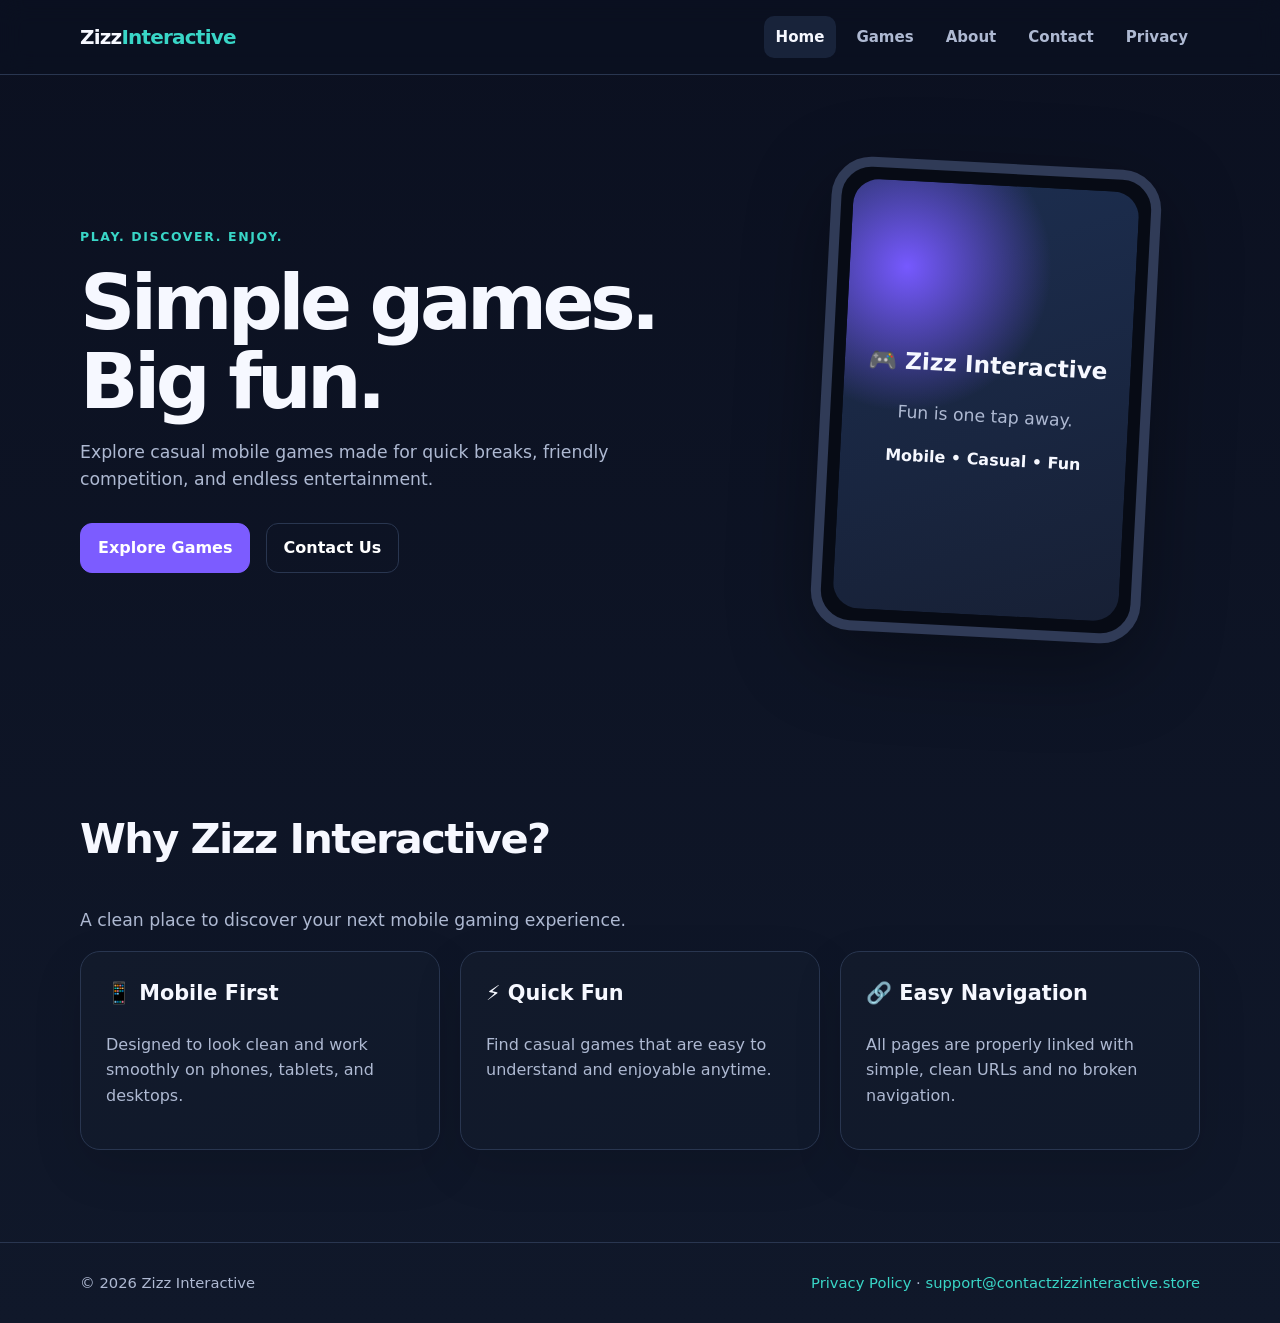
<file: index.html>
<!doctype html>
<html lang="en">

<head>
<meta charset="UTF-8">
<meta name="viewport" content="width=device-width,initial-scale=1.0">

<meta name="description" content="Zizz Interactive - Simple and fun mobile games">

<title>Zizz Interactive | Mobile Games</title>

<link rel="stylesheet" href="styles.css">
</head>

<body>

<header class="nav">
<div class="container nav-inner">

<a class="logo" href="index.html">
Zizz<span>Interactive</span>
</a>

<nav class="links">
<a class="active" href="index.html">Home</a>
<a href="games.html">Games</a>
<a href="about.html">About</a>
<a href="contact.html">Contact</a>
<a href="privacy.html">Privacy</a>
</nav>

</div>
</header>


<main>

<section class="hero">

<div class="container hero-grid">

<div>

<div class="eyebrow">
Play. Discover. Enjoy.
</div>

<h1>
Simple games.<br>
Big fun.
</h1>

<p>
Explore casual mobile games made for quick breaks, friendly competition, and endless entertainment.
</p>

<a class="btn" href="games.html">
Explore Games
</a>

<a class="btn secondary" href="contact.html">
Contact Us
</a>

</div>


<div class="phone">

<div class="phone-screen">

<div>

<h2>🎮 Zizz Interactive</h2>

<p>
Fun is one tap away.
</p>

<strong>
Mobile • Casual • Fun
</strong>

</div>

</div>

</div>

</div>

</section>


<section class="section">

<div class="container">

<h2>
Why Zizz Interactive?
</h2>

<p class="lead">
A clean place to discover your next mobile gaming experience.
</p>


<div class="cards">

<article class="card">

<h3>
📱 Mobile First
</h3>

<p>
Designed to look clean and work smoothly on phones, tablets, and desktops.
</p>

</article>


<article class="card">

<h3>
⚡ Quick Fun
</h3>

<p>
Find casual games that are easy to understand and enjoyable anytime.
</p>

</article>


<article class="card">

<h3>
🔗 Easy Navigation
</h3>

<p>
All pages are properly linked with simple, clean URLs and no broken navigation.
</p>

</article>

</div>

</div>

</section>

</main>


<footer class="footer">

<div class="container footer-inner">

<span>
© 2026 Zizz Interactive
</span>

<span>

<a href="privacy.html">
Privacy Policy
</a>

·

<a href="mailto:support@contactzizzinteractive.store">
support@contactzizzinteractive.store
</a>

</span>

</div>

</footer>

</body>
</html>
</file>
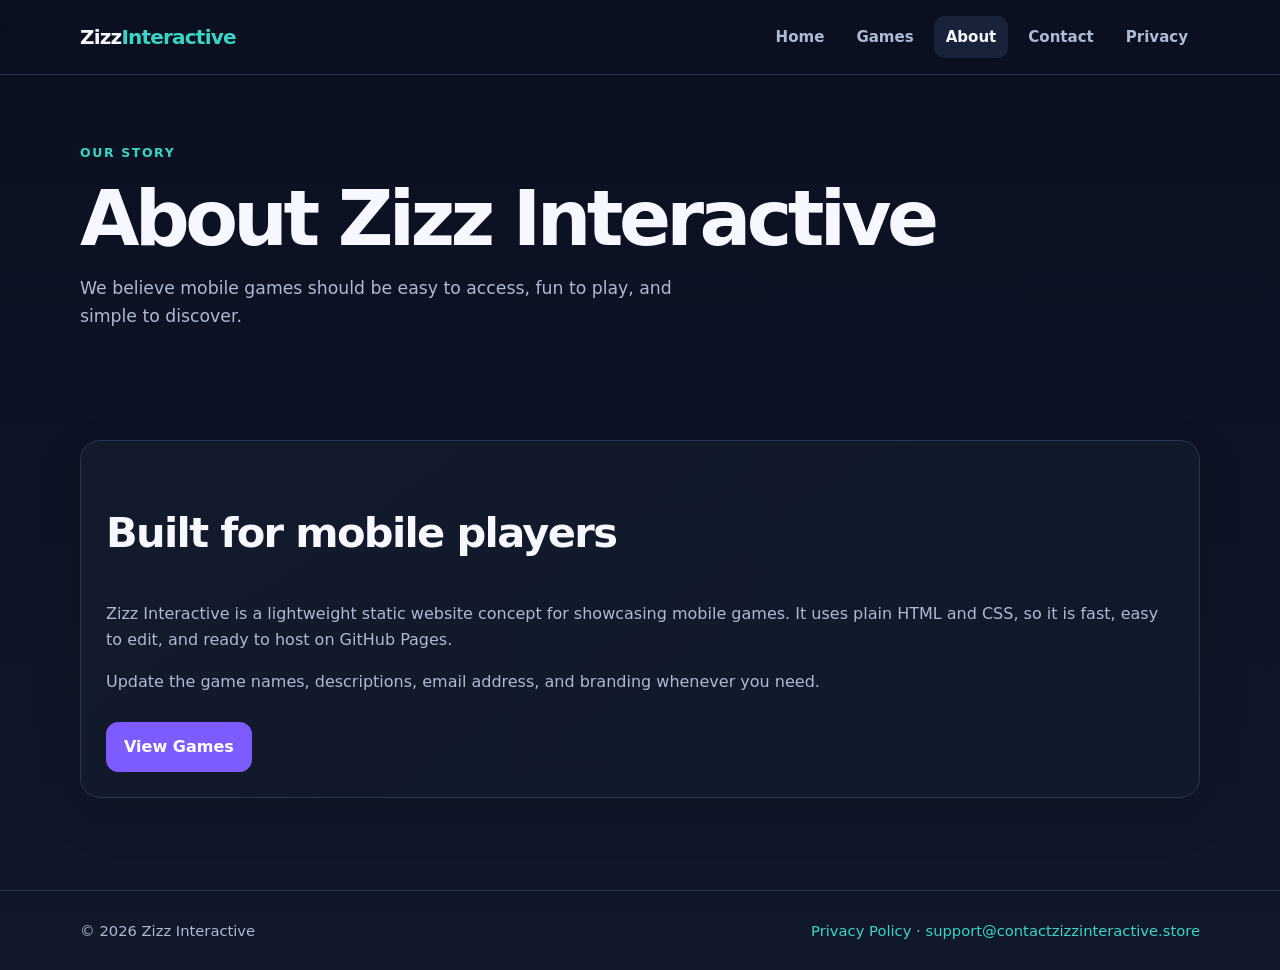
<file: about.html>
<!doctype html>
<html lang="en">
<head>
<meta charset="UTF-8">
<meta name="viewport" content="width=device-width,initial-scale=1.0">
<meta name="description" content="About Zizz Interactive">
<title>About | Zizz Interactive</title>
<link rel="stylesheet" href="styles.css">
</head>

<body>

<header class="nav">
<div class="container nav-inner">

<a class="logo" href="index.html">
Zizz<span>Interactive</span>
</a>

<nav class="links">
<a href="index.html">Home</a>
<a href="games.html">Games</a>
<a class="active" href="about.html">About</a>
<a href="contact.html">Contact</a>
<a href="privacy.html">Privacy</a>
</nav>

</div>
</header>

<main>

<section class="page-head">
<div class="container">

<div class="eyebrow">Our story</div>

<h1>About Zizz Interactive</h1>

<p class="lead">
We believe mobile games should be easy to access, fun to play, and simple to discover.
</p>

</div>
</section>

<section class="section">

<div class="container">

<div class="card">

<h2>Built for mobile players</h2>

<p>
Zizz Interactive is a lightweight static website concept for showcasing mobile games. It uses plain HTML and CSS, so it is fast, easy to edit, and ready to host on GitHub Pages.
</p>

<p>
Update the game names, descriptions, email address, and branding whenever you need.
</p>

<a class="btn" href="games.html">
View Games
</a>

</div>

</div>

</section>

</main>

<footer class="footer">

<div class="container footer-inner">

<span>© 2026 Zizz Interactive</span>

<span>
<a href="privacy.html">Privacy Policy</a> ·
<a href="mailto:support@contactzizzinteractive.store">
support@contactzizzinteractive.store
</a>
</span>

</div>

</footer>

</body>
</html>
</file>
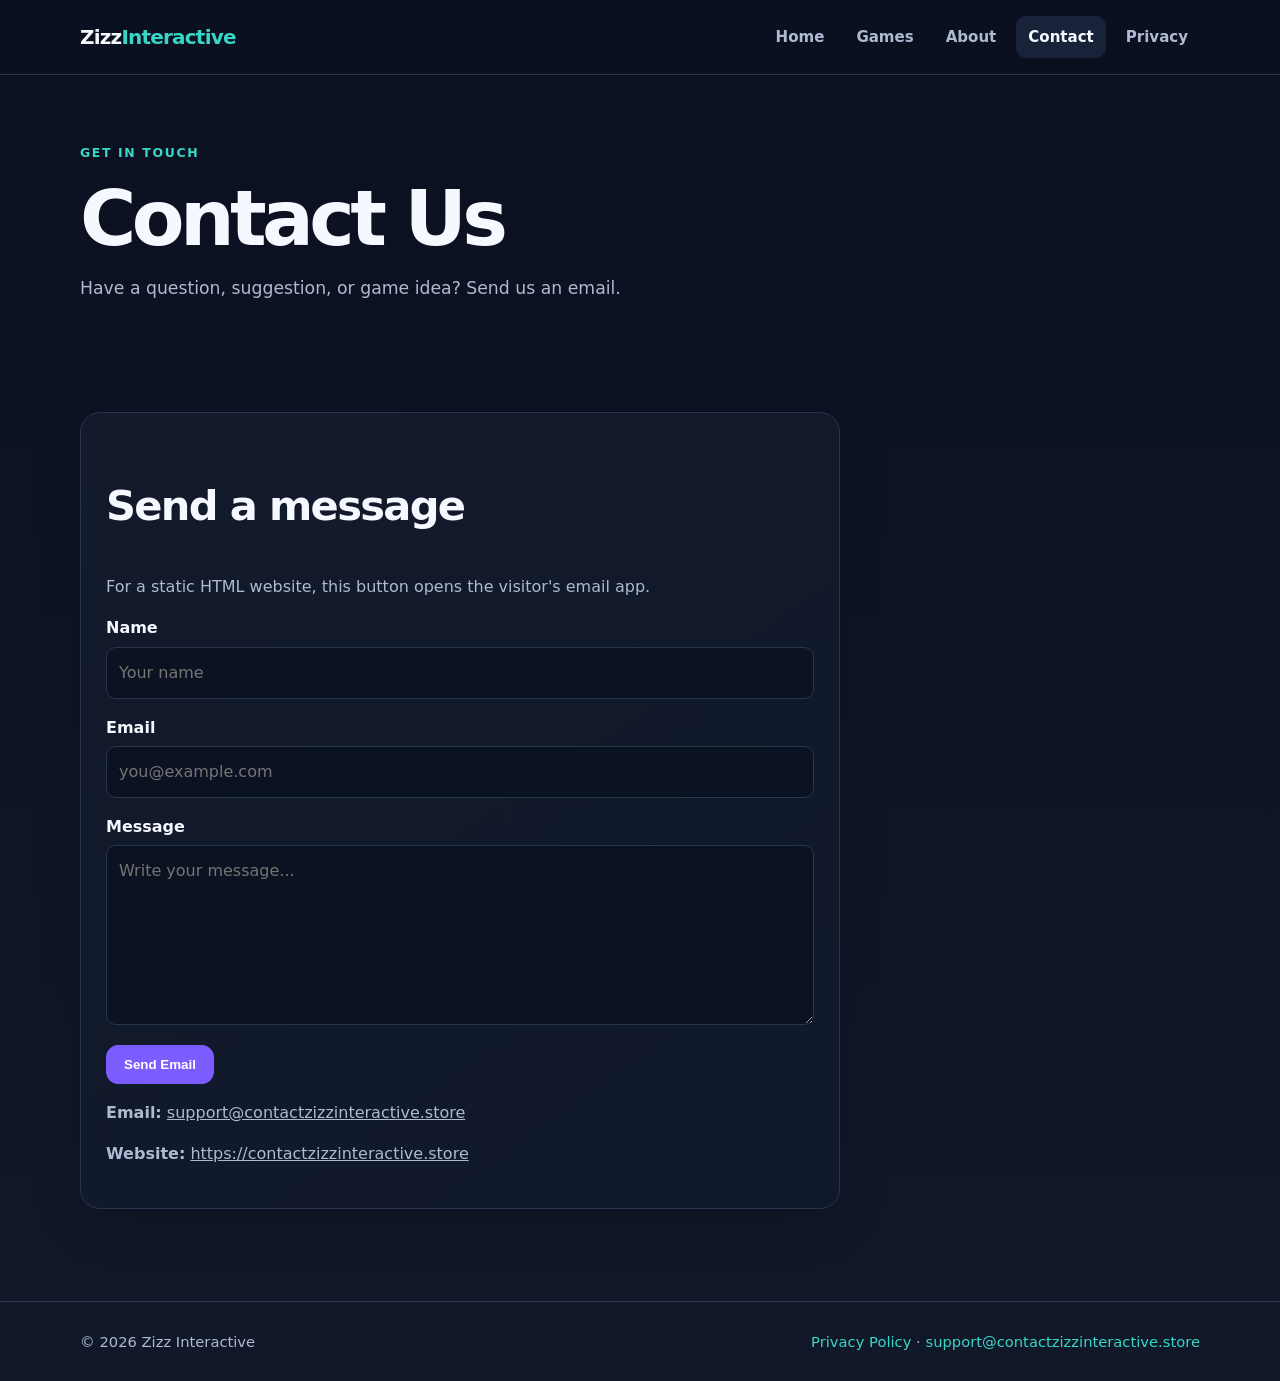
<file: contact.html>
<!doctype html>
<html lang="en">
<head>
<meta charset="UTF-8">
<meta name="viewport" content="width=device-width,initial-scale=1.0">
<meta name="description" content="Contact Zizz Interactive">
<title>Contact | Zizz Interactive</title>
<link rel="stylesheet" href="styles.css">
</head>

<body>

<header class="nav">
<div class="container nav-inner">

<a class="logo" href="index.html">
Zizz<span>Interactive</span>
</a>

<nav class="links">
<a href="index.html">Home</a>
<a href="games.html">Games</a>
<a href="about.html">About</a>
<a class="active" href="contact.html">Contact</a>
<a href="privacy.html">Privacy</a>
</nav>

</div>
</header>

<main>

<section class="page-head">
<div class="container">
<div class="eyebrow">Get in touch</div>
<h1>Contact Us</h1>
<p class="lead">Have a question, suggestion, or game idea? Send us an email.</p>
</div>
</section>

<section class="section">
<div class="container">

<div class="card form">

<h2>Send a message</h2>

<p>For a static HTML website, this button opens the visitor's email app.</p>

<form action="mailto:support@contactzizzinteractive.store" method="post" enctype="text/plain">

<label for="name">Name</label>
<input
id="name"
name="name"
required
placeholder="Your name"
>

<label for="email">Email</label>
<input
id="email"
type="email"
name="email"
required
placeholder="you@example.com"
>

<label for="message">Message</label>
<textarea
id="message"
name="message"
rows="6"
required
placeholder="Write your message..."
></textarea>

<button class="btn" type="submit">
Send Email
</button>

</form>

<p>
<strong>Email:</strong>
<a href="mailto:support@contactzizzinteractive.store">
support@contactzizzinteractive.store
</a>
</p>

<p>
<strong>Website:</strong>
<a href="https://contactzizzinteractive.store">
https://contactzizzinteractive.store
</a>
</p>

</div>
</div>
</section>

</main>

<footer class="footer">

<div class="container footer-inner">

<span>© 2026 Zizz Interactive</span>

<span>
<a href="privacy.html">Privacy Policy</a> ·
<a href="mailto:support@contactzizzinteractive.store">
support@contactzizzinteractive.store
</a>
</span>

</div>

</footer>

</body>
</html>
</file>
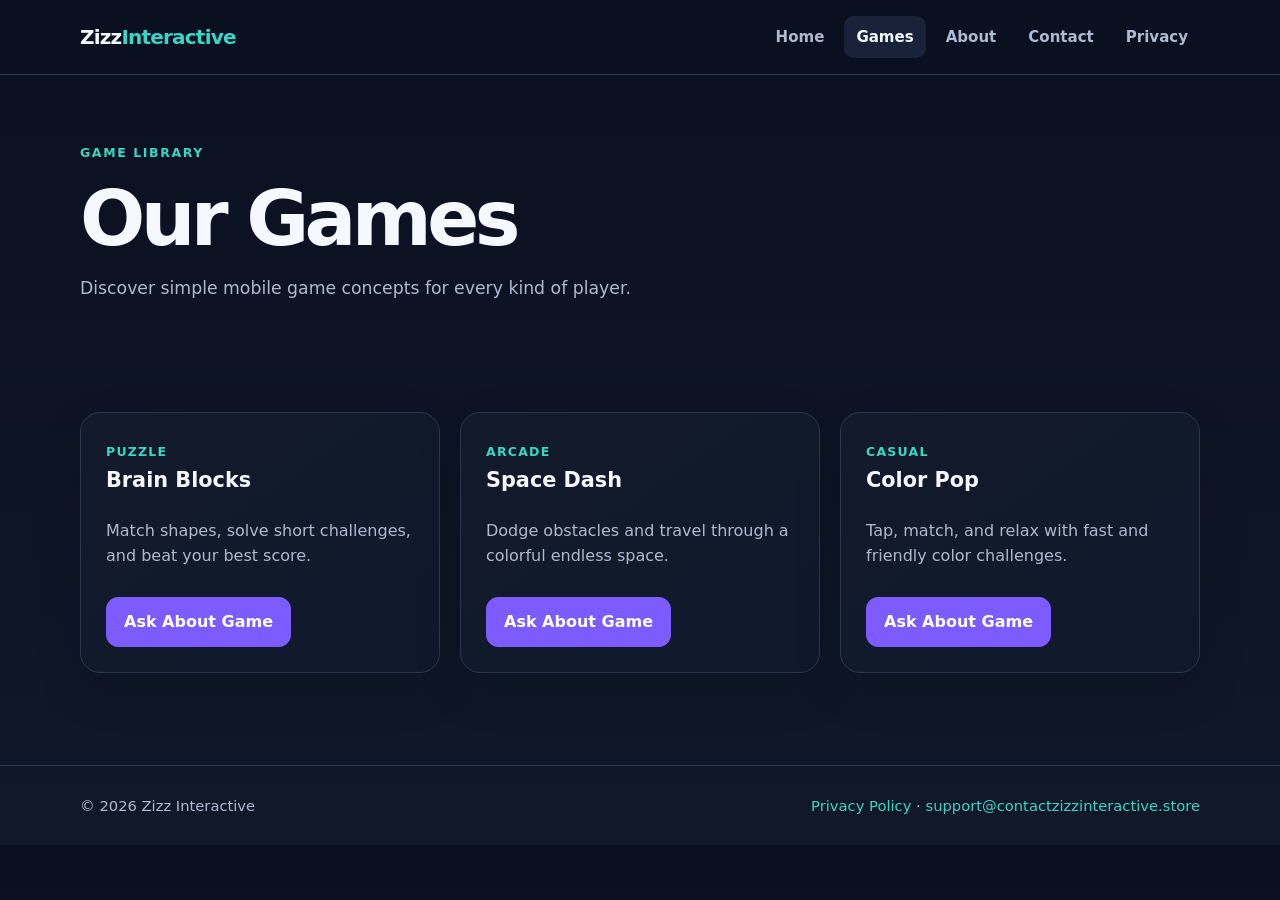
<file: games.html>
<!doctype html>
<html lang="en">
<head>
<meta charset="UTF-8">
<meta name="viewport" content="width=device-width,initial-scale=1.0">
<meta name="description" content="Zizz Interactive mobile games">
<title>Games | Zizz Interactive</title>
<link rel="stylesheet" href="styles.css">
</head>

<body>

<header class="nav">
<div class="container nav-inner">

<a class="logo" href="index.html">
Zizz<span>Interactive</span>
</a>

<nav class="links">
<a href="index.html">Home</a>
<a class="active" href="games.html">Games</a>
<a href="about.html">About</a>
<a href="contact.html">Contact</a>
<a href="privacy.html">Privacy</a>
</nav>

</div>
</header>

<main>

<section class="page-head">
<div class="container">

<div class="eyebrow">Game library</div>

<h1>Our Games</h1>

<p class="lead">
Discover simple mobile game concepts for every kind of player.
</p>

</div>
</section>

<section class="section">

<div class="container cards">

<article class="card">

<span class="tag">Puzzle</span>

<h3>Brain Blocks</h3>

<p>
Match shapes, solve short challenges, and beat your best score.
</p>

<a class="btn" href="contact.html">
Ask About Game
</a>

</article>

<article class="card">

<span class="tag">Arcade</span>

<h3>Space Dash</h3>

<p>
Dodge obstacles and travel through a colorful endless space.
</p>

<a class="btn" href="contact.html">
Ask About Game
</a>

</article>

<article class="card">

<span class="tag">Casual</span>

<h3>Color Pop</h3>

<p>
Tap, match, and relax with fast and friendly color challenges.
</p>

<a class="btn" href="contact.html">
Ask About Game
</a>

</article>

</div>

</section>

</main>

<footer class="footer">

<div class="container footer-inner">

<span>© 2026 Zizz Interactive</span>

<span>
<a href="privacy.html">Privacy Policy</a> ·
<a href="mailto:support@contactzizzinteractive.store">
support@contactzizzinteractive.store
</a>
</span>

</div>

</footer>

</body>
</html>
</file>
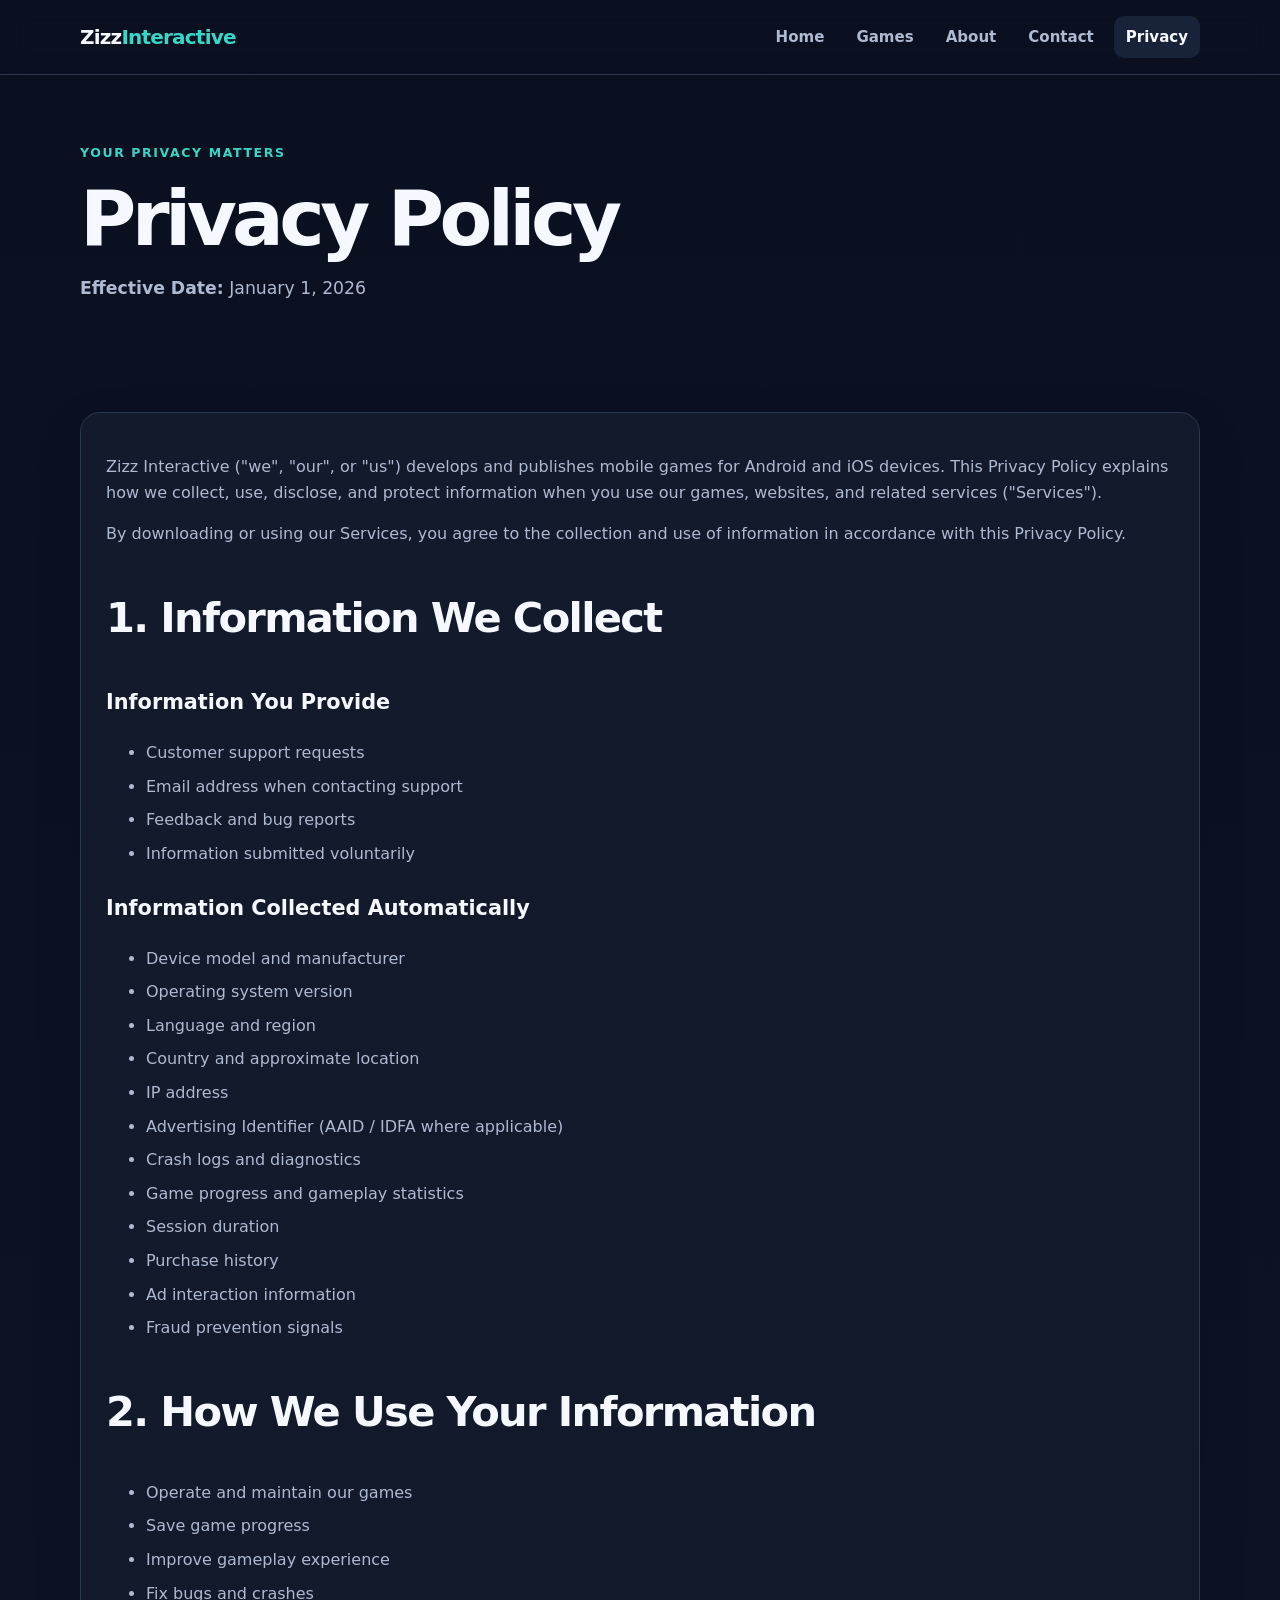
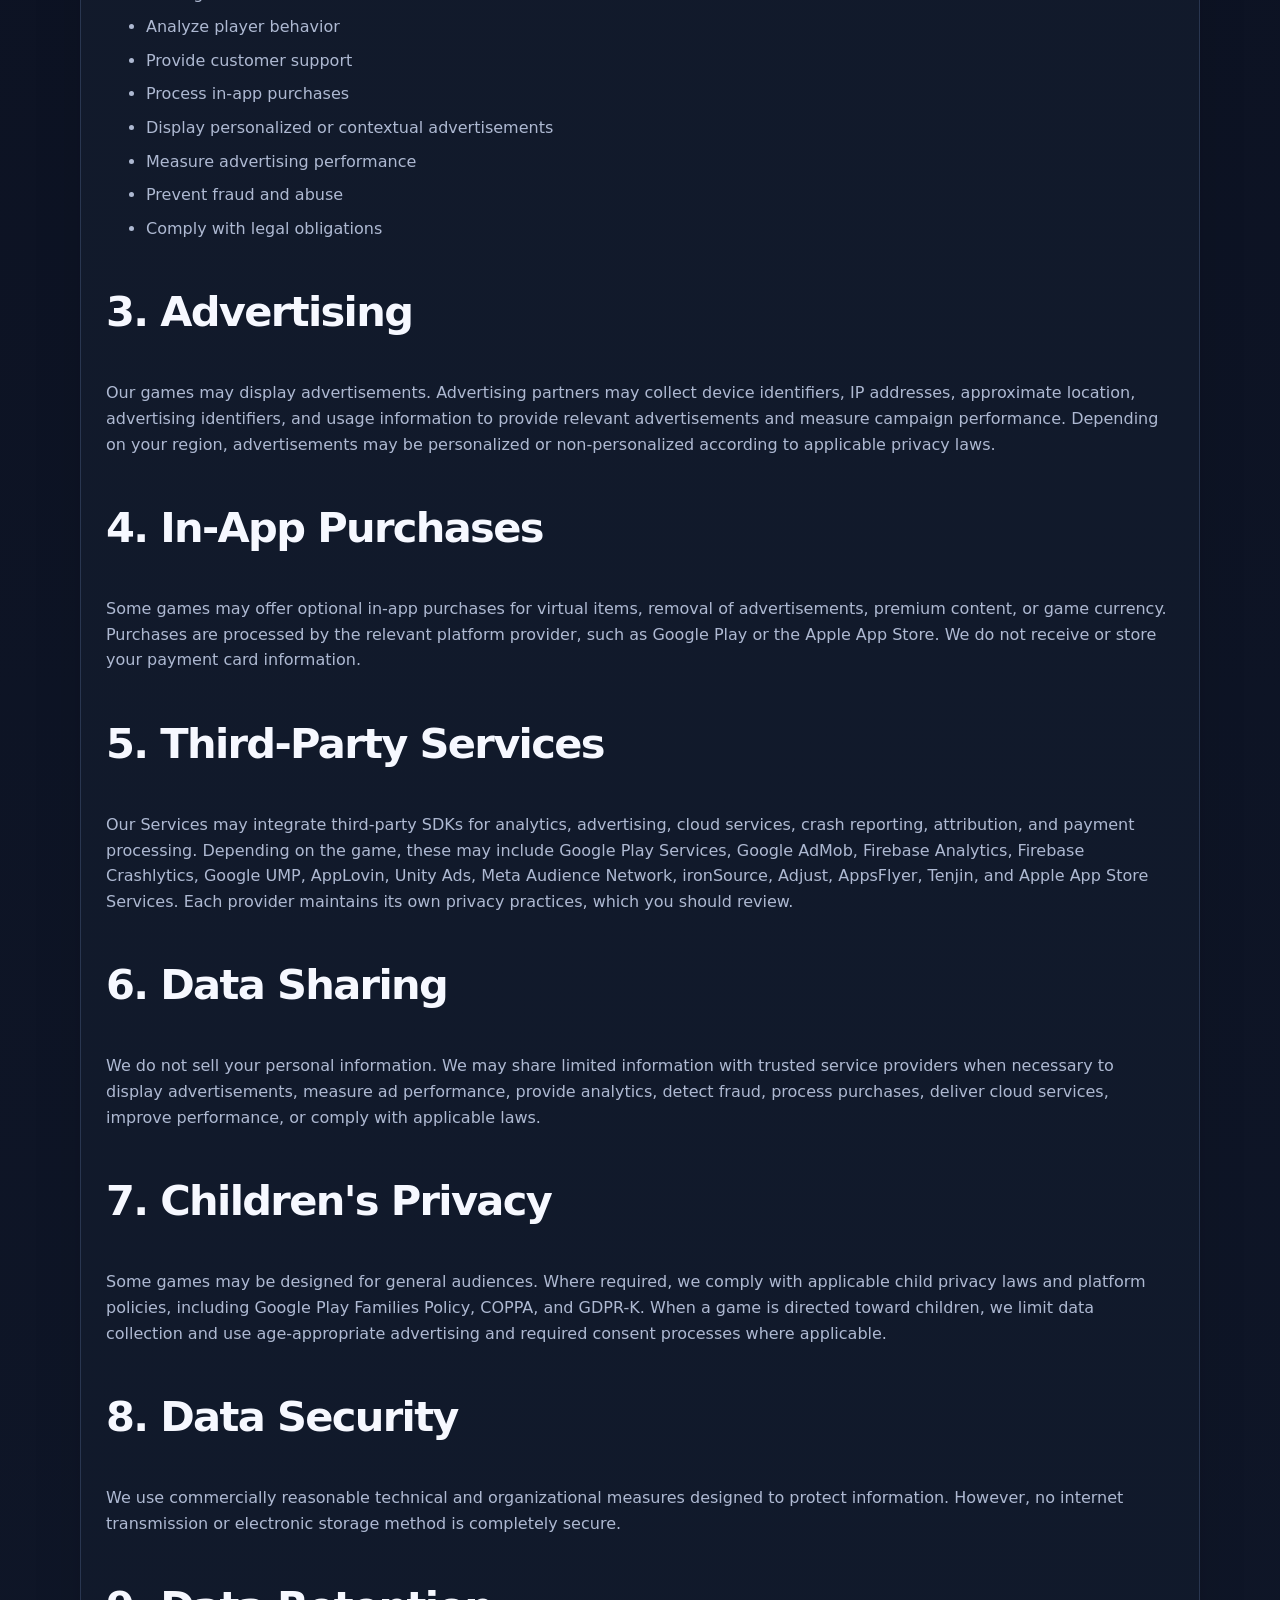
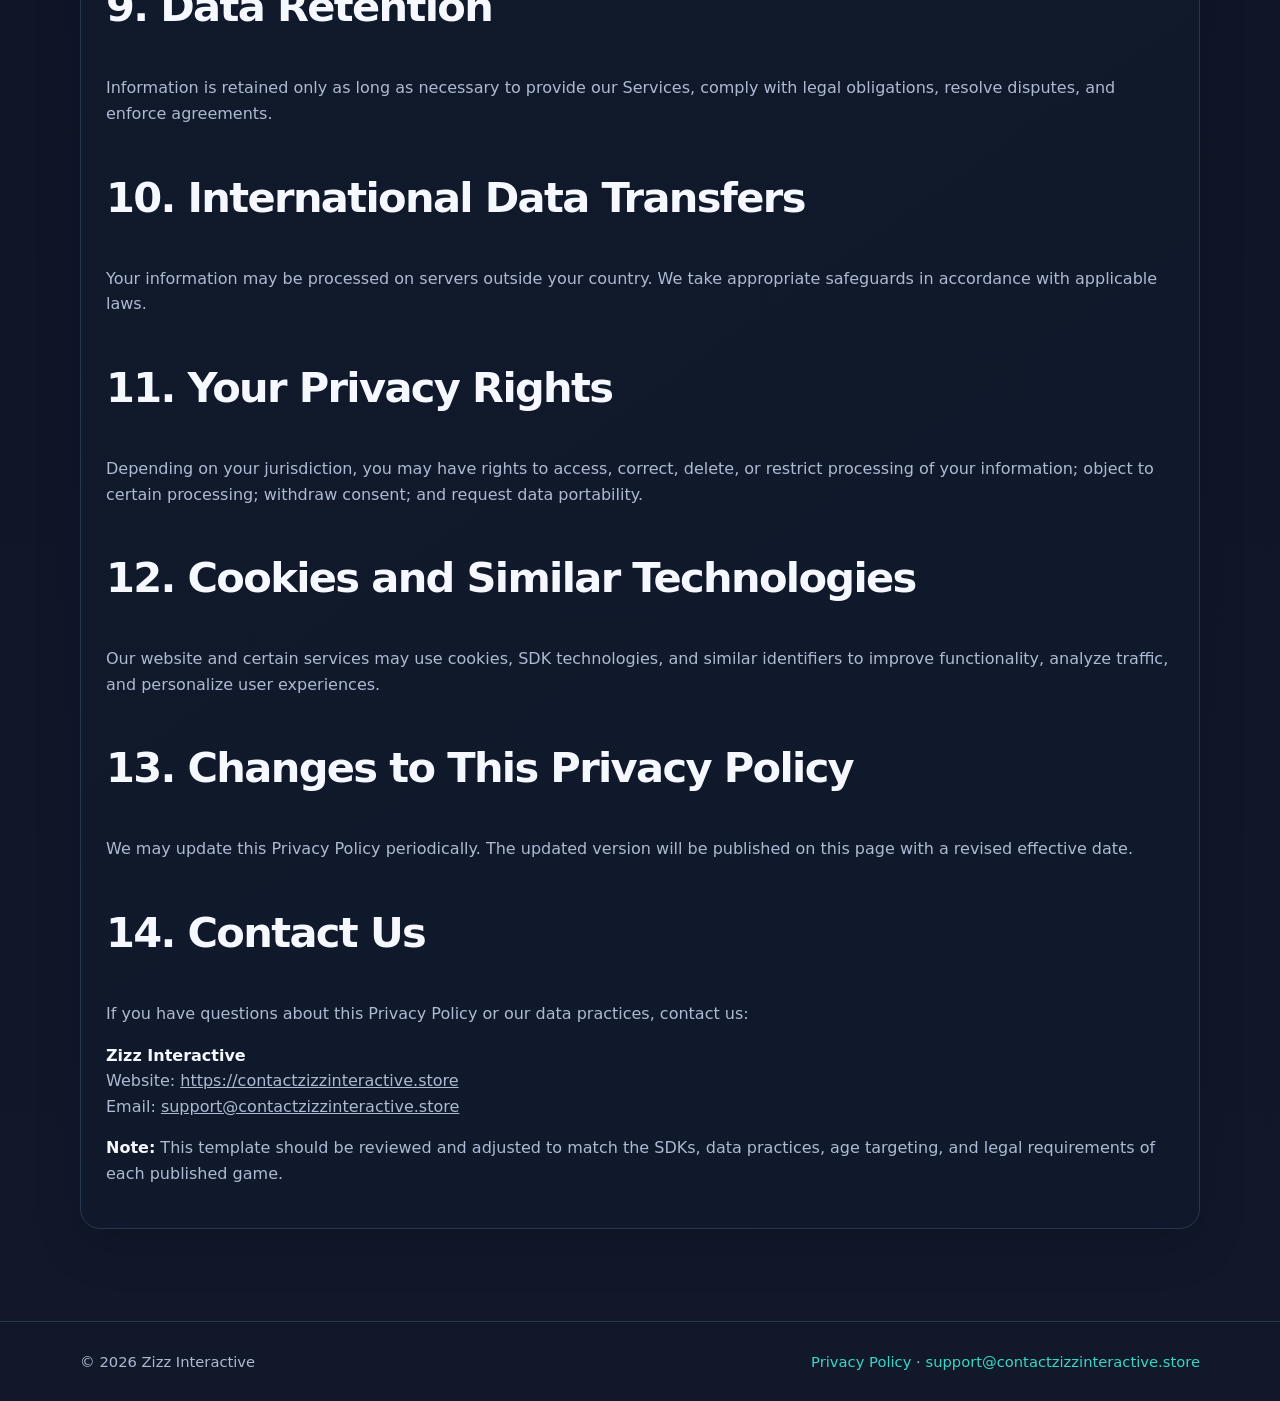
<file: privacy.html>
<!doctype html>
<html lang="en">
<head>
<meta charset="UTF-8">
<meta name="viewport" content="width=device-width,initial-scale=1.0">
<meta name="description" content="Privacy Policy for Zizz Interactive mobile games">
<title>Privacy Policy | Zizz Interactive</title>
<link rel="stylesheet" href="styles.css">
</head>

<body>

<header class="nav">
<div class="container nav-inner">
<a class="logo" href="index.html">Zizz<span>Interactive</span></a>

<nav class="links">
<a href="index.html">Home</a>
<a href="games.html">Games</a>
<a href="about.html">About</a>
<a href="contact.html">Contact</a>
<a class="active" href="privacy.html">Privacy</a>
</nav>

</div>
</header>

<main>

<section class="page-head">
<div class="container">
<div class="eyebrow">Your privacy matters</div>
<h1>Privacy Policy</h1>
<p class="lead"><strong>Effective Date:</strong> January 1, 2026</p>
</div>
</section>

<section class="section">
<div class="container card policy">

<p>Zizz Interactive ("we", "our", or "us") develops and publishes mobile games for Android and iOS devices. This Privacy Policy explains how we collect, use, disclose, and protect information when you use our games, websites, and related services ("Services").</p>

<p>By downloading or using our Services, you agree to the collection and use of information in accordance with this Privacy Policy.</p>

<h2>1. Information We Collect</h2>

<h3>Information You Provide</h3>
<ul>
<li>Customer support requests</li>
<li>Email address when contacting support</li>
<li>Feedback and bug reports</li>
<li>Information submitted voluntarily</li>
</ul>

<h3>Information Collected Automatically</h3>
<ul>
<li>Device model and manufacturer</li>
<li>Operating system version</li>
<li>Language and region</li>
<li>Country and approximate location</li>
<li>IP address</li>
<li>Advertising Identifier (AAID / IDFA where applicable)</li>
<li>Crash logs and diagnostics</li>
<li>Game progress and gameplay statistics</li>
<li>Session duration</li>
<li>Purchase history</li>
<li>Ad interaction information</li>
<li>Fraud prevention signals</li>
</ul>

<h2>2. How We Use Your Information</h2>
<ul>
<li>Operate and maintain our games</li>
<li>Save game progress</li>
<li>Improve gameplay experience</li>
<li>Fix bugs and crashes</li>
<li>Analyze player behavior</li>
<li>Provide customer support</li>
<li>Process in-app purchases</li>
<li>Display personalized or contextual advertisements</li>
<li>Measure advertising performance</li>
<li>Prevent fraud and abuse</li>
<li>Comply with legal obligations</li>
</ul>

<h2>3. Advertising</h2>

<p>Our games may display advertisements. Advertising partners may collect device identifiers, IP addresses, approximate location, advertising identifiers, and usage information to provide relevant advertisements and measure campaign performance. Depending on your region, advertisements may be personalized or non-personalized according to applicable privacy laws.</p>

<h2>4. In-App Purchases</h2>

<p>Some games may offer optional in-app purchases for virtual items, removal of advertisements, premium content, or game currency. Purchases are processed by the relevant platform provider, such as Google Play or the Apple App Store. We do not receive or store your payment card information.</p>

<h2>5. Third-Party Services</h2>

<p>Our Services may integrate third-party SDKs for analytics, advertising, cloud services, crash reporting, attribution, and payment processing. Depending on the game, these may include Google Play Services, Google AdMob, Firebase Analytics, Firebase Crashlytics, Google UMP, AppLovin, Unity Ads, Meta Audience Network, ironSource, Adjust, AppsFlyer, Tenjin, and Apple App Store Services. Each provider maintains its own privacy practices, which you should review.</p>

<h2>6. Data Sharing</h2>

<p>We do not sell your personal information. We may share limited information with trusted service providers when necessary to display advertisements, measure ad performance, provide analytics, detect fraud, process purchases, deliver cloud services, improve performance, or comply with applicable laws.</p>

<h2>7. Children's Privacy</h2>

<p>Some games may be designed for general audiences. Where required, we comply with applicable child privacy laws and platform policies, including Google Play Families Policy, COPPA, and GDPR-K. When a game is directed toward children, we limit data collection and use age-appropriate advertising and required consent processes where applicable.</p>

<h2>8. Data Security</h2>

<p>We use commercially reasonable technical and organizational measures designed to protect information. However, no internet transmission or electronic storage method is completely secure.</p>

<h2>9. Data Retention</h2>

<p>Information is retained only as long as necessary to provide our Services, comply with legal obligations, resolve disputes, and enforce agreements.</p>

<h2>10. International Data Transfers</h2>

<p>Your information may be processed on servers outside your country. We take appropriate safeguards in accordance with applicable laws.</p>

<h2>11. Your Privacy Rights</h2>

<p>Depending on your jurisdiction, you may have rights to access, correct, delete, or restrict processing of your information; object to certain processing; withdraw consent; and request data portability.</p>

<h2>12. Cookies and Similar Technologies</h2>

<p>Our website and certain services may use cookies, SDK technologies, and similar identifiers to improve functionality, analyze traffic, and personalize user experiences.</p>

<h2>13. Changes to This Privacy Policy</h2>

<p>We may update this Privacy Policy periodically. The updated version will be published on this page with a revised effective date.</p>

<h2>14. Contact Us</h2>

<p>If you have questions about this Privacy Policy or our data practices, contact us:</p>

<p>
<strong>Zizz Interactive</strong><br>
Website:
<a href="https://contactzizzinteractive.store">https://contactzizzinteractive.store</a><br>
Email:
<a href="mailto:support@contactzizzinteractive.store">support@contactzizzinteractive.store</a>
</p>

<p><strong>Note:</strong> This template should be reviewed and adjusted to match the SDKs, data practices, age targeting, and legal requirements of each published game.</p>

</div>
</section>

</main>

<footer class="footer">
<div class="container footer-inner">
<span>© 2026 Zizz Interactive</span>

<span>
<a href="privacy.html">Privacy Policy</a> ·
<a href="mailto:support@contactzizzinteractive.store">support@contactzizzinteractive.store</a>
</span>

</div>
</footer>

</body>
</html>
</file>
<file: styles.css>
:root{--bg:#0b1020;--surface:#121a2b;--surface2:#18233a;--text:#f6f8ff;--muted:#aeb9d2;--accent:#7c5cff;--accent2:#39d6c7;--border:#293650;--max:1120px}*{box-sizing:border-box}html{scroll-behavior:smooth}body{margin:0;font-family:Inter,system-ui,-apple-system,BlinkMacSystemFont,"Segoe UI",sans-serif;background:linear-gradient(180deg,#0b1020,#10182a);color:var(--text);line-height:1.6}a{color:inherit}.container{width:min(var(--max),calc(100% - 40px));margin:auto}.nav{position:sticky;top:0;z-index:10;background:rgba(11,16,32,.94);border-bottom:1px solid var(--border);backdrop-filter:blur(12px)}.nav-inner{min-height:74px;display:flex;align-items:center;justify-content:space-between;gap:24px}.logo{text-decoration:none;font-weight:900;font-size:1.25rem;letter-spacing:-.04em}.logo span{color:var(--accent2)}.links{display:flex;flex-wrap:wrap;justify-content:flex-end;gap:8px}.links a{padding:9px 12px;text-decoration:none;color:var(--muted);border-radius:10px;font-weight:700;font-size:.94rem}.links a:hover,.links a.active{background:var(--surface2);color:var(--text)}.hero{padding:88px 0 72px}.hero-grid{display:grid;grid-template-columns:1.2fr .8fr;align-items:center;gap:50px}.eyebrow{color:var(--accent2);font-weight:800;text-transform:uppercase;letter-spacing:.13em;font-size:.78rem}.hero h1,.page-head h1{font-size:clamp(2.6rem,6vw,5rem);line-height:1.03;letter-spacing:-.06em;margin:16px 0}.hero p,.lead{color:var(--muted);font-size:1.08rem;max-width:650px}.btn{display:inline-block;border:1px solid var(--accent);background:var(--accent);color:#fff;text-decoration:none;border-radius:12px;padding:11px 17px;font-weight:800;margin:12px 10px 0 0;cursor:pointer}.btn.secondary{background:transparent;border-color:var(--border)}.section{padding:62px 0}.section h2{font-size:clamp(1.8rem,4vw,2.6rem);letter-spacing:-.04em}.cards{display:grid;grid-template-columns:repeat(3,1fr);gap:20px}.card{background:linear-gradient(145deg,var(--surface),#10192b);border:1px solid var(--border);border-radius:20px;padding:25px;box-shadow:0 18px 50px rgba(0,0,0,.12)}.card h3{margin-top:0;font-size:1.3rem}.card p{color:var(--muted)}.tag{display:inline-block;color:var(--accent2);font-size:.78rem;font-weight:800;text-transform:uppercase;letter-spacing:.1em}.page-head{padding:68px 0 30px}.phone{max-width:330px;width:100%;margin:auto;padding:12px;border:10px solid #303b57;border-radius:40px;background:#070b15;box-shadow:0 25px 80px rgba(0,0,0,.35);transform:rotate(3deg)}.phone-screen{min-height:430px;border-radius:26px;padding:28px 20px;display:flex;align-items:center;justify-content:center;text-align:center;background:radial-gradient(circle at 20% 20%,#7659ff,transparent 35%),linear-gradient(160deg,#1c2e50,#172035)}.phone-screen h2{font-size:1.45rem}.form{max-width:760px}.form label{display:block;margin:16px 0 6px;font-weight:800}.form input,.form textarea{width:100%;border:1px solid var(--border);background:#0b1221;color:var(--text);border-radius:10px;padding:12px;font:inherit}.footer{border-top:1px solid var(--border);padding:28px 0;margin-top:30px}.footer-inner{display:flex;justify-content:space-between;gap:18px;flex-wrap:wrap;color:var(--muted);font-size:.92rem}.footer a{color:var(--accent2);text-decoration:none}.policy h2{margin-top:38px}.policy h3{margin-top:25px}.policy li{margin:8px 0;color:var(--muted)}.policy p{color:var(--muted)}.policy strong{color:var(--text)}@media(max-width:800px){.nav-inner{align-items:flex-start;flex-direction:column;padding:16px 0}.links{width:100%;justify-content:flex-start;overflow-x:auto;flex-wrap:nowrap;padding-bottom:4px}.links a{white-space:nowrap}.links::-webkit-scrollbar{height:4px}.hero{padding-top:52px}.hero-grid{grid-template-columns:1fr;gap:25px}.phone{transform:none}.cards{grid-template-columns:1fr}.container{width:min(var(--max),calc(100% - 28px))}}
</file>
